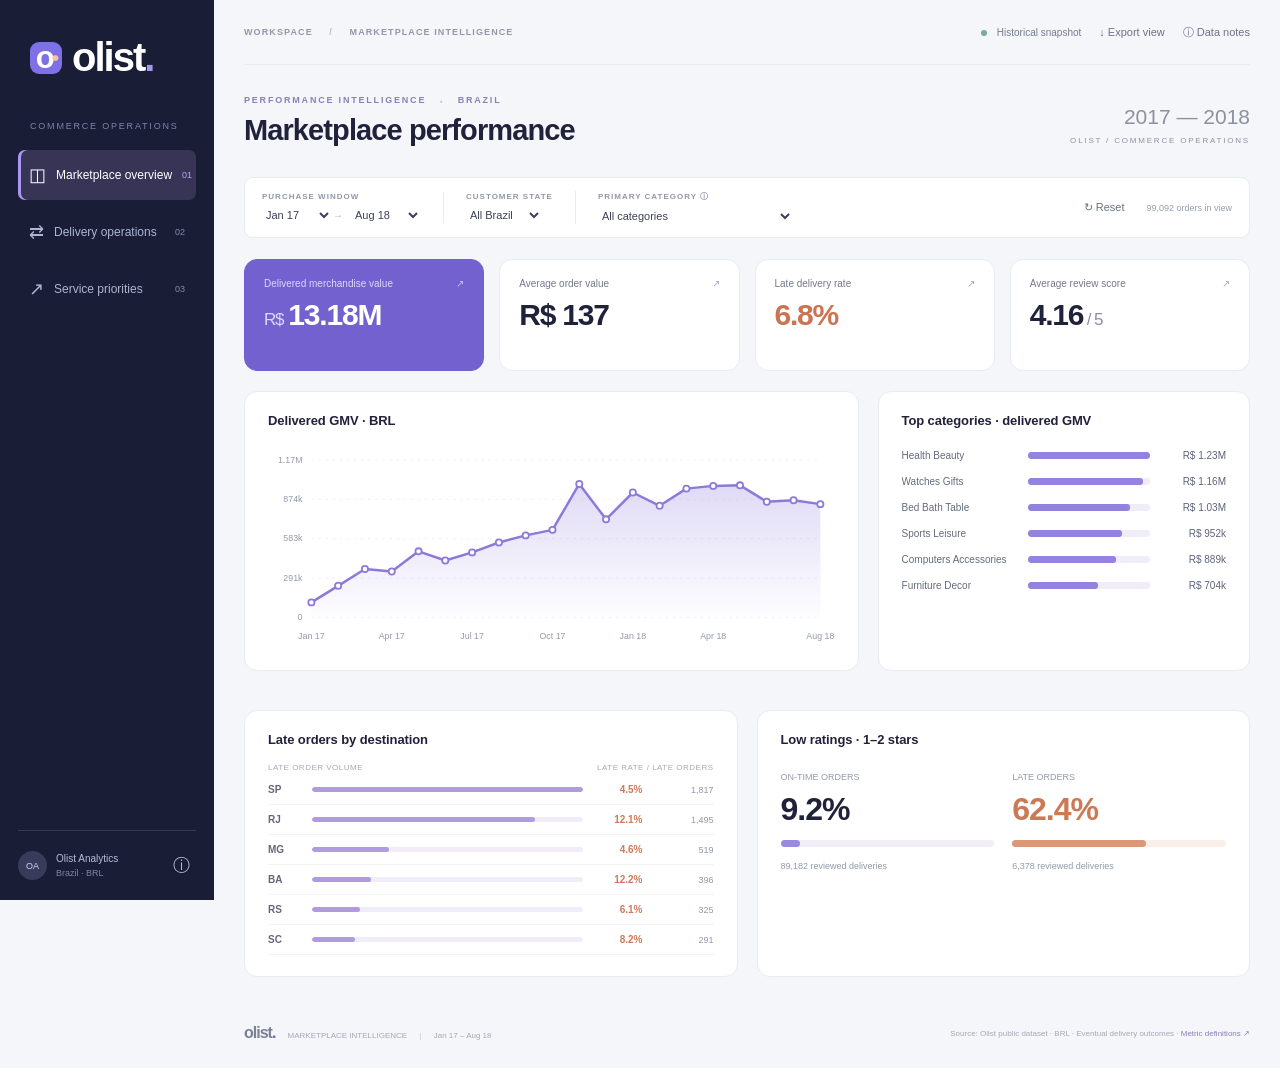
<file: dashboard/index.html>
<!doctype html>
<html lang="en"><head><meta charset="utf-8"><meta name="viewport" content="width=device-width,initial-scale=1"><title>Olist | Marketplace intelligence</title><link rel="stylesheet" href="style.css"></head>
<body>
<aside class="sidebar">
 <a class="brand" href="#"><span class="brand-icon">o<span>•</span></span> olist<span class="brand-dot">.</span></a>
 <div class="workspace">COMMERCE OPERATIONS</div>
 <nav aria-label="Report pages">
  <button class="nav active" data-page="overview"><span>◫</span> Marketplace overview <i>01</i></button>
  <button class="nav" data-page="delivery"><span>⇄</span> Delivery operations <i>02</i></button>
  <button class="nav" data-page="actions"><span>↗</span> Service priorities <i>03</i></button>
 </nav>
 <div class="rail-bottom"><span class="avatar">OA</span><div>Olist Analytics<small>Brazil · BRL</small></div><button id="method" aria-label="Open methodology">ⓘ</button></div>
</aside>
<main>
 <header><div class="crumb">WORKSPACE <span>/</span> MARKETPLACE INTELLIGENCE</div><div class="header-right"><span class="snapshot"><b></b> Historical snapshot</span><button id="export" class="plain">↓ Export view</button><button id="help" class="plain">ⓘ Data notes</button></div></header>
 <section class="heading"><div><div class="eyebrow">PERFORMANCE INTELLIGENCE <span>●</span> BRAZIL</div><h1 id="title">Marketplace performance</h1><p id="subtitle"></p></div><div class="heading-stamp">2017 — 2018<small>OLIST / COMMERCE OPERATIONS</small></div></section>
 <section class="filterbar" aria-label="Global filters"><div class="filter"><label for="from">PURCHASE WINDOW</label><div><select id="from" aria-label="From month"></select><span class="to">→</span><select id="to" aria-label="To month"></select></div></div><div class="filter"><label for="state">CUSTOMER STATE</label><select id="state"><option value="">All Brazil</option></select></div><div class="filter category-filter"><label for="category">PRIMARY CATEGORY <span title="Orders assigned to the category with the largest item value">ⓘ</span></label><select id="category"><option value="">All categories</option></select></div><button id="reset" class="plain reset">↻ Reset</button><span id="scope" class="scope"></span></section>
 <div id="live" aria-live="polite"></div>
 <section id="kpis" class="kpis"></section>
 <div id="content"></div>
 <footer><div><b>olist<span>.</span></b> MARKETPLACE INTELLIGENCE <span class="divider">|</span> <span id="footScope"></span></div><span>Source: Olist public dataset · BRL · Eventual delivery outcomes · <button id="definitions">Metric definitions ↗</button></span></footer>
</main>
<dialog id="modal"><button class="close" aria-label="Close dialog">×</button><div id="modalContent"></div></dialog>
<div id="toast" role="status"></div>
<script src="data.js"></script><script src="app.js"></script>
</body></html>
</file>
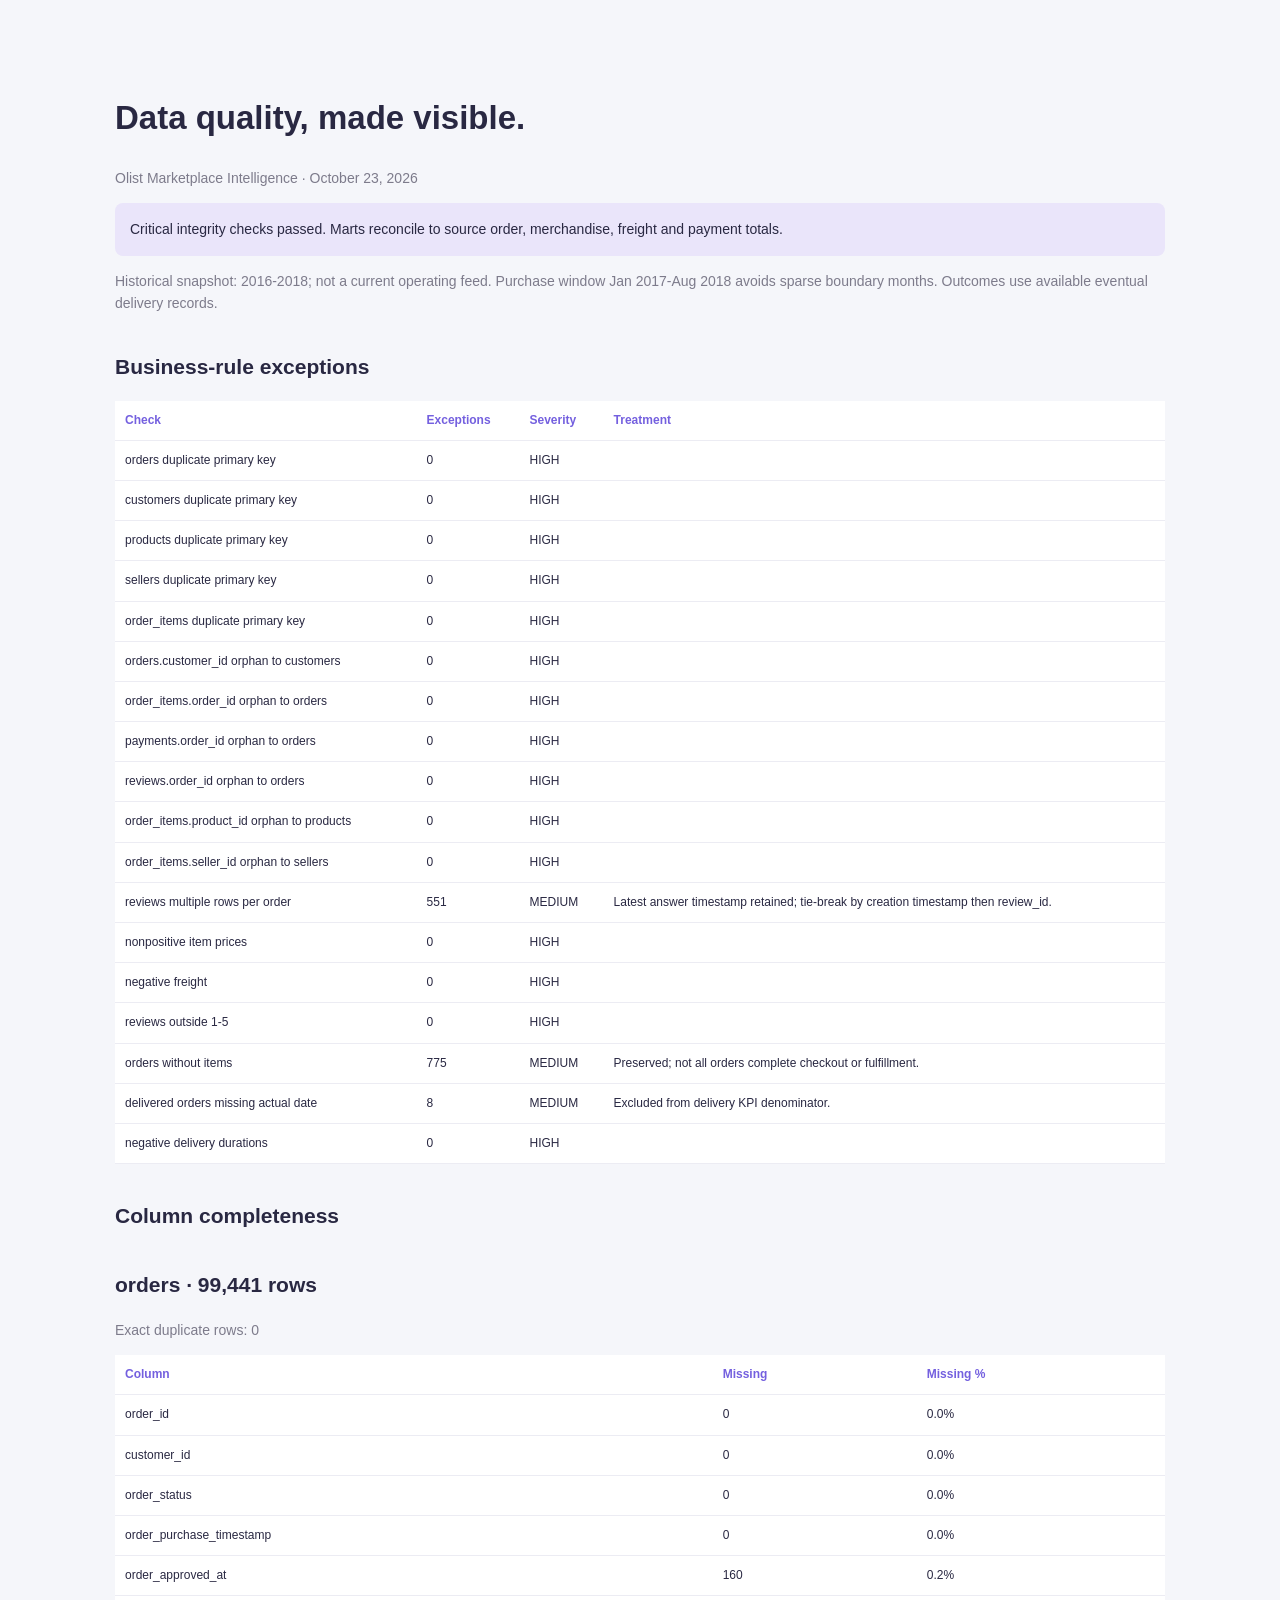
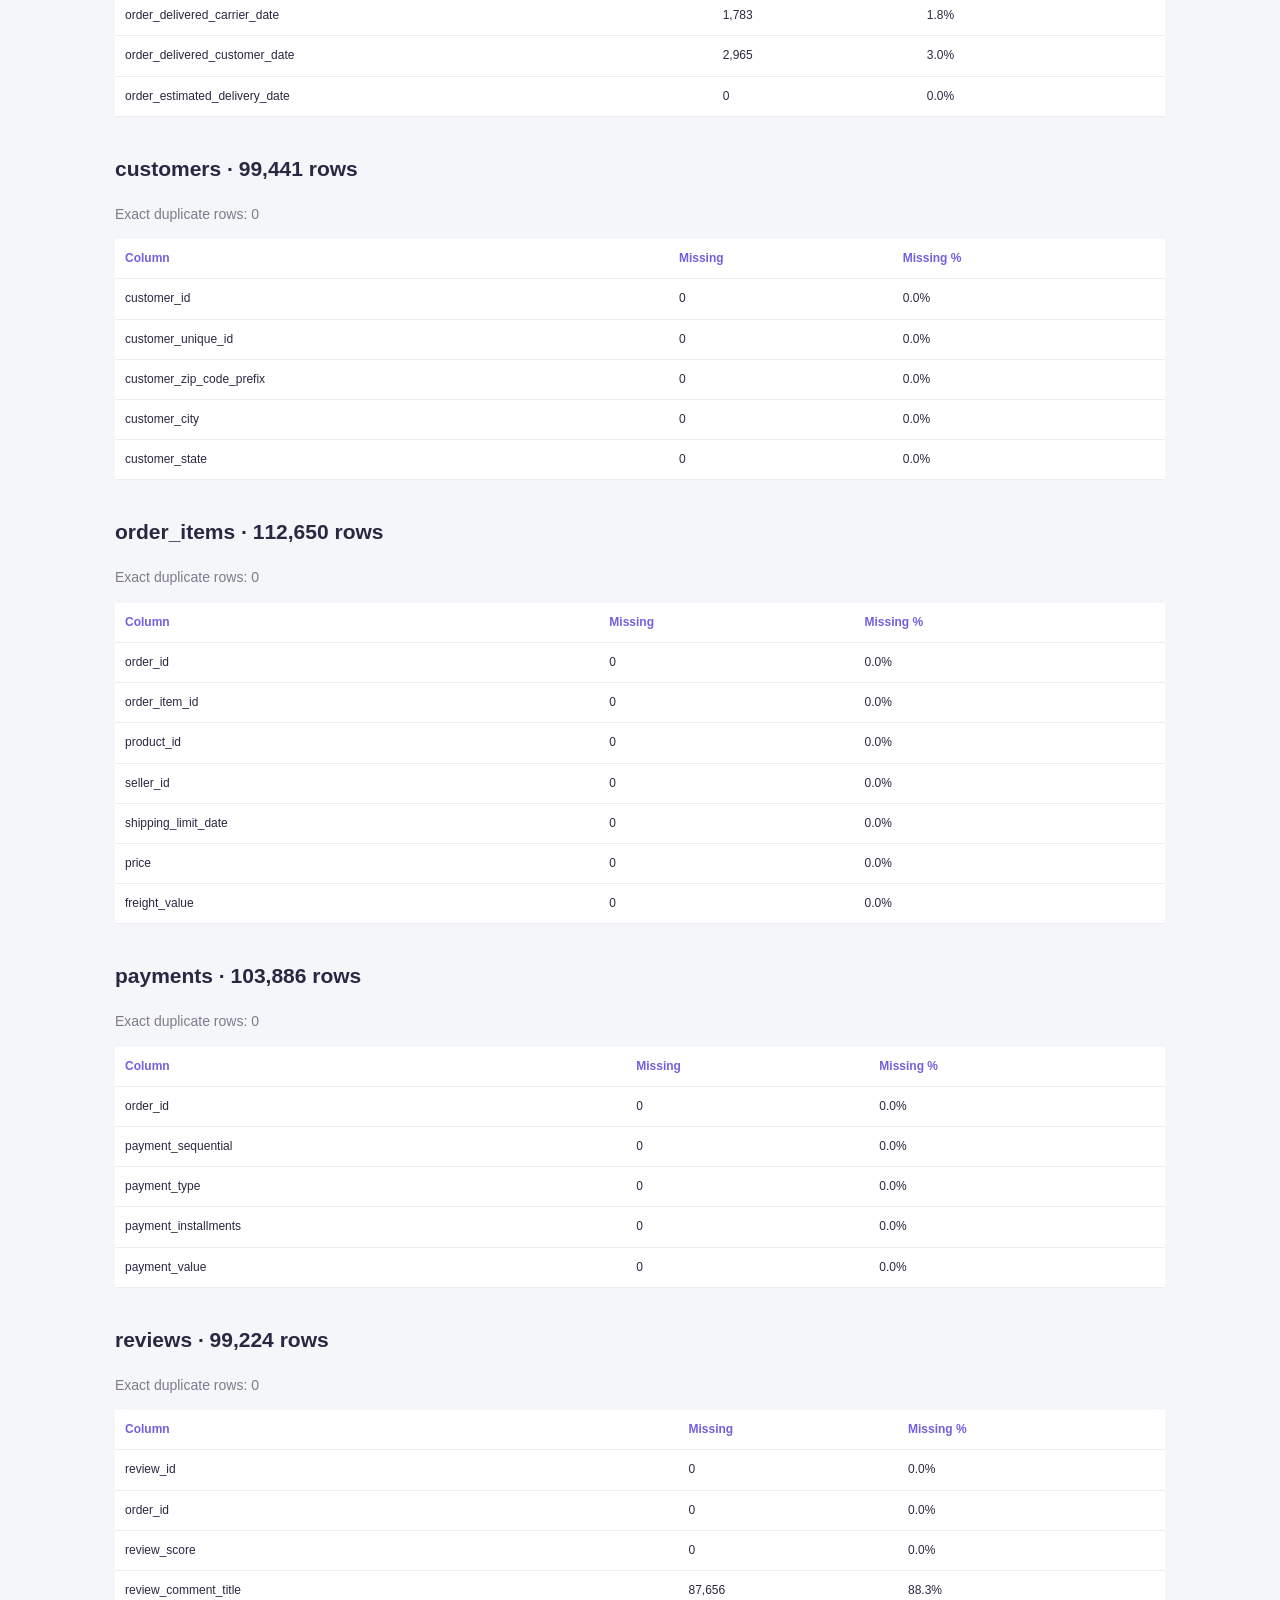
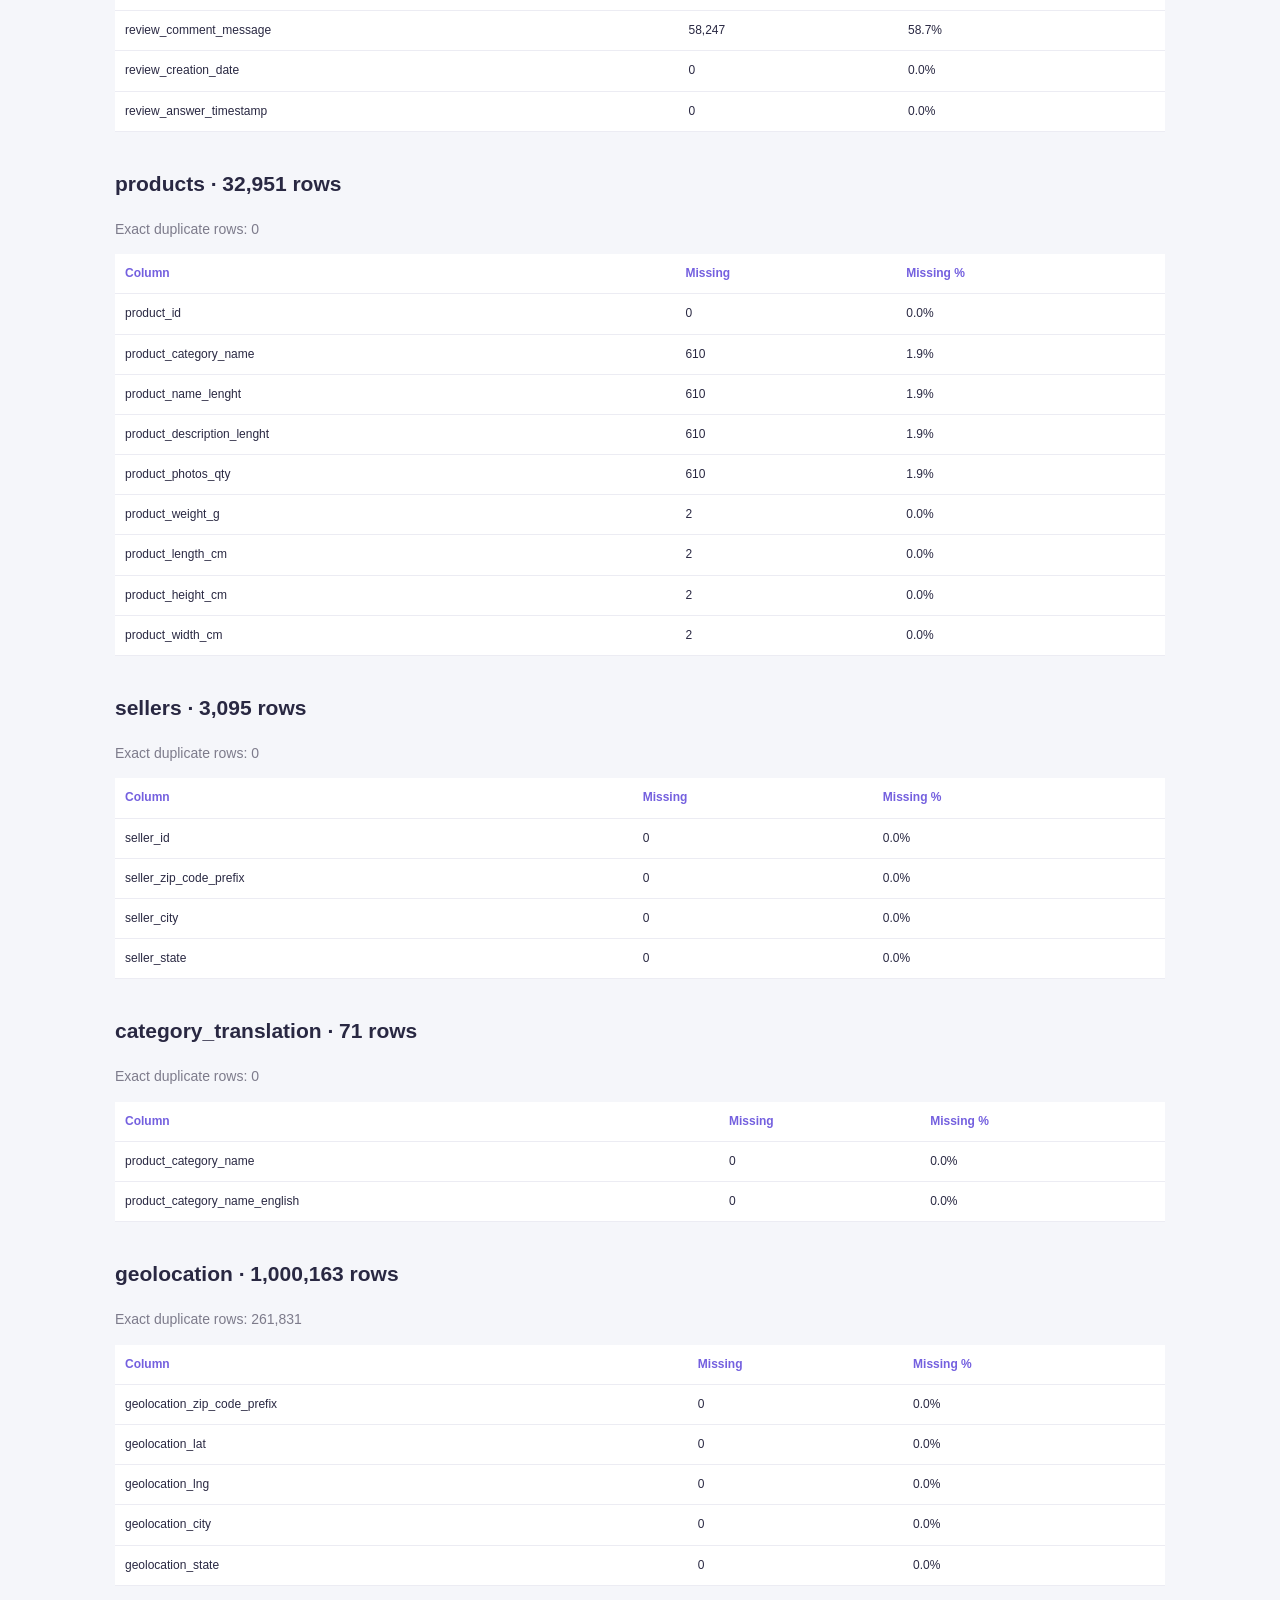
<file: analysis/docs/DATA_QUALITY.html>
<!doctype html><html lang="en"><meta charset="utf-8"><title>Olist | Data quality report</title><style>body{font:14px/1.6 'Segoe UI',sans-serif;color:#292842;background:#f5f6fa;max-width:1050px;margin:45px auto;padding:25px}h1{font-size:33px}h2{margin-top:35px}table{border-collapse:collapse;width:100%;background:white;font-size:12px}td,th{padding:10px;border-bottom:1px solid #ececf3;text-align:left}th{color:#7460df}.badge{padding:15px;background:#eae5fa;border-radius:8px}p{color:#7d7b8b}@media print{body{margin:0;background:white}table{break-inside:auto}tr{break-inside:avoid}}</style><h1>Data quality, made visible.</h1><p>Olist Marketplace Intelligence · October 23, 2026</p><div class="badge">Critical integrity checks passed. Marts reconcile to source order, merchandise, freight and payment totals.</div><p>Historical snapshot: 2016-2018; not a current operating feed. Purchase window Jan 2017-Aug 2018 avoids sparse boundary months. Outcomes use available eventual delivery records.</p><h2>Business-rule exceptions</h2><table><tr><th>Check</th><th>Exceptions</th><th>Severity</th><th>Treatment</th></tr><tr><td>orders duplicate primary key</td><td>0</td><td>HIGH</td><td></td></tr><tr><td>customers duplicate primary key</td><td>0</td><td>HIGH</td><td></td></tr><tr><td>products duplicate primary key</td><td>0</td><td>HIGH</td><td></td></tr><tr><td>sellers duplicate primary key</td><td>0</td><td>HIGH</td><td></td></tr><tr><td>order_items duplicate primary key</td><td>0</td><td>HIGH</td><td></td></tr><tr><td>orders.customer_id orphan to customers</td><td>0</td><td>HIGH</td><td></td></tr><tr><td>order_items.order_id orphan to orders</td><td>0</td><td>HIGH</td><td></td></tr><tr><td>payments.order_id orphan to orders</td><td>0</td><td>HIGH</td><td></td></tr><tr><td>reviews.order_id orphan to orders</td><td>0</td><td>HIGH</td><td></td></tr><tr><td>order_items.product_id orphan to products</td><td>0</td><td>HIGH</td><td></td></tr><tr><td>order_items.seller_id orphan to sellers</td><td>0</td><td>HIGH</td><td></td></tr><tr><td>reviews multiple rows per order</td><td>551</td><td>MEDIUM</td><td>Latest answer timestamp retained; tie-break by creation timestamp then review_id.</td></tr><tr><td>nonpositive item prices</td><td>0</td><td>HIGH</td><td></td></tr><tr><td>negative freight</td><td>0</td><td>HIGH</td><td></td></tr><tr><td>reviews outside 1-5</td><td>0</td><td>HIGH</td><td></td></tr><tr><td>orders without items</td><td>775</td><td>MEDIUM</td><td>Preserved; not all orders complete checkout or fulfillment.</td></tr><tr><td>delivered orders missing actual date</td><td>8</td><td>MEDIUM</td><td>Excluded from delivery KPI denominator.</td></tr><tr><td>negative delivery durations</td><td>0</td><td>HIGH</td><td></td></tr></table><h2>Column completeness</h2><h2>orders · 99,441 rows</h2><p>Exact duplicate rows: 0</p><table><tr><th>Column</th><th>Missing</th><th>Missing %</th></tr><tr><td>order_id</td><td>0</td><td>0.0%</td></tr><tr><td>customer_id</td><td>0</td><td>0.0%</td></tr><tr><td>order_status</td><td>0</td><td>0.0%</td></tr><tr><td>order_purchase_timestamp</td><td>0</td><td>0.0%</td></tr><tr><td>order_approved_at</td><td>160</td><td>0.2%</td></tr><tr><td>order_delivered_carrier_date</td><td>1,783</td><td>1.8%</td></tr><tr><td>order_delivered_customer_date</td><td>2,965</td><td>3.0%</td></tr><tr><td>order_estimated_delivery_date</td><td>0</td><td>0.0%</td></tr></table><h2>customers · 99,441 rows</h2><p>Exact duplicate rows: 0</p><table><tr><th>Column</th><th>Missing</th><th>Missing %</th></tr><tr><td>customer_id</td><td>0</td><td>0.0%</td></tr><tr><td>customer_unique_id</td><td>0</td><td>0.0%</td></tr><tr><td>customer_zip_code_prefix</td><td>0</td><td>0.0%</td></tr><tr><td>customer_city</td><td>0</td><td>0.0%</td></tr><tr><td>customer_state</td><td>0</td><td>0.0%</td></tr></table><h2>order_items · 112,650 rows</h2><p>Exact duplicate rows: 0</p><table><tr><th>Column</th><th>Missing</th><th>Missing %</th></tr><tr><td>order_id</td><td>0</td><td>0.0%</td></tr><tr><td>order_item_id</td><td>0</td><td>0.0%</td></tr><tr><td>product_id</td><td>0</td><td>0.0%</td></tr><tr><td>seller_id</td><td>0</td><td>0.0%</td></tr><tr><td>shipping_limit_date</td><td>0</td><td>0.0%</td></tr><tr><td>price</td><td>0</td><td>0.0%</td></tr><tr><td>freight_value</td><td>0</td><td>0.0%</td></tr></table><h2>payments · 103,886 rows</h2><p>Exact duplicate rows: 0</p><table><tr><th>Column</th><th>Missing</th><th>Missing %</th></tr><tr><td>order_id</td><td>0</td><td>0.0%</td></tr><tr><td>payment_sequential</td><td>0</td><td>0.0%</td></tr><tr><td>payment_type</td><td>0</td><td>0.0%</td></tr><tr><td>payment_installments</td><td>0</td><td>0.0%</td></tr><tr><td>payment_value</td><td>0</td><td>0.0%</td></tr></table><h2>reviews · 99,224 rows</h2><p>Exact duplicate rows: 0</p><table><tr><th>Column</th><th>Missing</th><th>Missing %</th></tr><tr><td>review_id</td><td>0</td><td>0.0%</td></tr><tr><td>order_id</td><td>0</td><td>0.0%</td></tr><tr><td>review_score</td><td>0</td><td>0.0%</td></tr><tr><td>review_comment_title</td><td>87,656</td><td>88.3%</td></tr><tr><td>review_comment_message</td><td>58,247</td><td>58.7%</td></tr><tr><td>review_creation_date</td><td>0</td><td>0.0%</td></tr><tr><td>review_answer_timestamp</td><td>0</td><td>0.0%</td></tr></table><h2>products · 32,951 rows</h2><p>Exact duplicate rows: 0</p><table><tr><th>Column</th><th>Missing</th><th>Missing %</th></tr><tr><td>product_id</td><td>0</td><td>0.0%</td></tr><tr><td>product_category_name</td><td>610</td><td>1.9%</td></tr><tr><td>product_name_lenght</td><td>610</td><td>1.9%</td></tr><tr><td>product_description_lenght</td><td>610</td><td>1.9%</td></tr><tr><td>product_photos_qty</td><td>610</td><td>1.9%</td></tr><tr><td>product_weight_g</td><td>2</td><td>0.0%</td></tr><tr><td>product_length_cm</td><td>2</td><td>0.0%</td></tr><tr><td>product_height_cm</td><td>2</td><td>0.0%</td></tr><tr><td>product_width_cm</td><td>2</td><td>0.0%</td></tr></table><h2>sellers · 3,095 rows</h2><p>Exact duplicate rows: 0</p><table><tr><th>Column</th><th>Missing</th><th>Missing %</th></tr><tr><td>seller_id</td><td>0</td><td>0.0%</td></tr><tr><td>seller_zip_code_prefix</td><td>0</td><td>0.0%</td></tr><tr><td>seller_city</td><td>0</td><td>0.0%</td></tr><tr><td>seller_state</td><td>0</td><td>0.0%</td></tr></table><h2>category_translation · 71 rows</h2><p>Exact duplicate rows: 0</p><table><tr><th>Column</th><th>Missing</th><th>Missing %</th></tr><tr><td>product_category_name</td><td>0</td><td>0.0%</td></tr><tr><td>product_category_name_english</td><td>0</td><td>0.0%</td></tr></table><h2>geolocation · 1,000,163 rows</h2><p>Exact duplicate rows: 261,831</p><table><tr><th>Column</th><th>Missing</th><th>Missing %</th></tr><tr><td>geolocation_zip_code_prefix</td><td>0</td><td>0.0%</td></tr><tr><td>geolocation_lat</td><td>0</td><td>0.0%</td></tr><tr><td>geolocation_lng</td><td>0</td><td>0.0%</td></tr><tr><td>geolocation_city</td><td>0</td><td>0.0%</td></tr><tr><td>geolocation_state</td><td>0</td><td>0.0%</td></tr></table></html>
</file>
<file: dashboard/style.css>
:root{--bg:#f5f6fa;--card:#fff;--ink:#20223b;--muted:#73798b;--purple:#7460df;--purple-light:#eeebfc;--orange:#da784d;--line:#e9ebf2;--nav:#191d36;--blue:#5485bd;--radius:13px}*{box-sizing:border-box}body{margin:0;background:var(--bg);color:var(--ink);font:14px 'Segoe UI',Arial,sans-serif}button,select,input{font:inherit}button,select{cursor:pointer}button{color:inherit}button:focus-visible,select:focus-visible,a:focus-visible{outline:3px solid #a499e9;outline-offset:3px}a{color:inherit}.sidebar{width:214px;position:fixed;inset:0 auto 0 0;background:var(--nav);color:#b9bed8;padding:35px 18px 20px;display:flex;flex-direction:column;z-index:5}.brand{font-size:40px;color:white;font-weight:700;letter-spacing:-2px;text-decoration:none;display:flex;align-items:center;padding-left:12px;gap:10px}.brand-icon{width:32px;height:32px;background:#8070e8;border-radius:9px;display:inline-flex;align-items:center;justify-content:center;font-size:31px;line-height:1;letter-spacing:-3px}.brand-icon span{color:#f5c498;font-size:21px}.brand-dot{color:#a396ef;margin-left:-10px}.workspace{font-size:9px;letter-spacing:1.8px;padding:41px 12px 19px;color:#7d86aa}.nav{display:flex;align-items:center;gap:10px;width:100%;text-align:left;padding:14px 11px;margin-bottom:7px;border:0;background:none;border-radius:7px;color:#adb5d0;font-size:12px;white-space:nowrap}.nav>span{font-size:18px}.nav i{font-style:normal;margin-left:auto;font-size:9px;color:#848cae}.nav:hover{background:#272d4c}.nav.active{background:#383456;color:white;box-shadow:inset 3px 0 #aa97f4}.nav.active i{color:#b8a8f1}.rail-note{border:1px solid #353951;border-radius:10px;margin:54px 9px 0;padding:18px 14px;font-size:9px;letter-spacing:1px;color:#a7acc7}.pulse{display:inline-block;width:5px;height:5px;border-radius:50%;background:#a89aee;margin-right:5px}.rail-note p{font-size:15px;line-height:1.7;letter-spacing:0;color:#e2e4ef}.rail-note>span{font-size:9px;letter-spacing:0;color:#858eaf}.rail-bottom{display:flex;align-items:center;gap:9px;margin-top:auto;border-top:1px solid #353951;padding-top:20px;font-size:10px}.avatar{display:grid;place-items:center;width:29px;height:29px;background:#383b59;border-radius:50%;font-size:9px;color:#d7d1fa}.rail-bottom small{display:block;color:#7c85a5;font-size:9px;margin-top:4px}.rail-bottom button{margin-left:auto;border:0;color:#b5b9cd;background:transparent;font-size:17px}main{margin-left:214px;padding:0 30px 18px;max-width:1900px}header{height:65px;border-bottom:1px solid var(--line);display:flex;align-items:center;justify-content:space-between}.crumb{font-size:9px;font-weight:600;letter-spacing:1.1px;color:#9398a8}.crumb span{margin:0 13px;color:#b9bec9}.header-right{display:flex;align-items:center;gap:18px}.snapshot{font-size:10px;color:#747c8e}.snapshot b{display:inline-block;width:6px;height:6px;background:#77a99f;border-radius:50%;margin-right:7px}.plain{border:0;background:none;padding:7px 0;font-size:11px;color:#6b7387}.plain:hover{color:var(--purple)}.heading{display:flex;justify-content:space-between;align-items:center;padding:30px 0 23px}.eyebrow{font-size:9px;letter-spacing:1.8px;font-weight:700;color:#8a80b4}.eyebrow span{font-size:5px;margin:0 9px;vertical-align:middle;color:#c4bbec}h1{font-size:29px;letter-spacing:-.9px;font-weight:650;margin:9px 0 7px}.heading p{font-size:12px;color:var(--muted);margin:0}.heading-stamp{text-align:right;color:#8c91a2;font-size:21px;font-weight:300}.heading-stamp small{display:block;font-size:8px;letter-spacing:1.8px;margin-top:7px}.filterbar{display:flex;align-items:center;gap:22px;background:white;border:1px solid var(--line);border-radius:9px;padding:13px 17px;margin-bottom:21px}.filter label{display:block;font-size:8px;letter-spacing:1px;font-weight:650;color:#9298a8;margin-bottom:5px}.filter select{border:0;color:#3c4058;background:white;padding:1px 13px 1px 0;font-size:11px;max-width:195px}.filter+.filter{border-left:1px solid var(--line);padding-left:22px}.filter .to{font-size:10px;color:#adb1c0;margin:0 8px 0 1px}.category-filter{flex:1;min-width:110px}.scope{font-size:9px;color:#989eaf;white-space:nowrap}.reset{white-space:nowrap}.kpis{display:grid;grid-template-columns:repeat(4,minmax(0,1fr));gap:15px;margin-bottom:20px}.kpi{background:var(--card);border:1px solid var(--line);border-radius:var(--radius);padding:18px 19px 15px;position:relative;overflow:hidden;min-height:130px}.kpi-label{font-size:10px;color:#74798c;display:flex;justify-content:space-between}.kpi-label span{color:#aaa3cc}.kpi-value{font-size:30px;letter-spacing:-1.2px;margin-top:9px;font-weight:650;font-variant-numeric:tabular-nums}.kpi-value .unit{font-size:17px;margin-right:5px;color:#8a8fa1;font-weight:400}.kpi-note{font-size:9px;color:#8b91a2;margin-top:7px;line-height:1.4}.kpi.accent{background:#7261cf;color:white;border-color:#7261cf}.kpi.accent .kpi-label,.kpi.accent .kpi-note,.kpi.accent .unit{color:#ded8fa}.kpi.accent .kpi-label span{color:#ccc2f6}.kpi.warning .kpi-value{color:#cc7351}.row{display:grid;gap:19px;margin-bottom:19px}.row.primary{grid-template-columns:1.65fr 1fr}.row.equal{grid-template-columns:1fr 1fr}.row.bottom{grid-template-columns:1.1fr 1fr}.panel{border:1px solid var(--line);border-radius:var(--radius);background:white;padding:21px 23px;min-width:0}.panel-head{display:flex;align-items:flex-start;justify-content:space-between;gap:12px;margin-bottom:16px}.panel h2{font-size:13px;margin:0;font-weight:650;letter-spacing:-.1px}.panel-sub{font-size:10px;color:#9197a7;margin:6px 0 0;line-height:1.5}.tag{font-size:8px;padding:5px 7px;background:#f4f2fb;color:#8b7bbd;border-radius:4px;white-space:nowrap;letter-spacing:.4px}.legend{display:flex;align-items:center;gap:13px;font-size:9px;color:#888fa1;margin-top:12px}.legend i{display:inline-block;width:8px;height:8px;border-radius:2px;background:var(--purple);margin-right:5px}.legend i.orange{background:var(--orange)}.chart{width:100%;height:auto;display:block;overflow:visible}svg text{font-family:'Segoe UI',Arial,sans-serif;fill:#9399a9;font-size:10px}svg .grid{stroke:#eef0f5;stroke-dasharray:3 5}svg .chart-label{fill:#626b80}svg .axis-title{font-size:9px;fill:#959bad}svg .interactive{cursor:pointer}svg .interactive:hover{opacity:.72}svg .focus-point{cursor:pointer}.insight-strip{font-size:10px;color:#7b728d;background:#f7f5fc;border-radius:6px;padding:10px 12px;margin-top:14px;line-height:1.5}.insight-strip b{color:#6c5aad}.bars{display:flex;flex-direction:column;gap:15px;margin-top:22px}.bar-row{display:grid;grid-template-columns:115px 1fr 65px;gap:11px;align-items:center;font-size:10px;border:0;background:none;text-align:left;padding:0;width:100%}.bar-row .label{color:#636b7c;overflow:hidden;text-overflow:ellipsis;white-space:nowrap}.bar-track{height:7px;border-radius:3px;background:#f0edf9;overflow:hidden}.bar-fill{height:100%;background:#9382df;border-radius:3px;min-width:2px}.bar-row:hover .bar-fill{background:var(--purple)}.bar-value{text-align:right;font-size:10px;font-variant-numeric:tabular-nums;color:#5d6478}.panel-foot{font-size:9px;color:#969dae;margin-top:17px;line-height:1.5}.mini-link{font-size:9px;border:0;background:none;color:#8373bc;padding:0}.focus-band{display:flex;align-items:center;gap:16px;background:#efecf9;border:1px solid #e5dff5;border-radius:10px;padding:15px 19px;margin-bottom:19px}.focus-icon{font-size:22px;color:#9b87d3}.focus-band h3{font-size:11px;margin:0 0 5px}.focus-band p{font-size:10px;color:#7b748e;margin:0;line-height:1.5}.focus-band button{margin-left:auto;background:white;border:1px solid #dfd8ed;color:#7a68b0;border-radius:5px;padding:8px 12px;font-size:10px;white-space:nowrap}.state-row{display:grid;grid-template-columns:32px 1fr 48px 59px;gap:12px;align-items:center;padding:9px 0;border-bottom:1px solid #f2f3f7;font-size:10px;width:100%;border-top:0;border-left:0;border-right:0;background:none;text-align:left}.state-code{font-weight:650;color:#68647d}.state-row .bar-track{height:5px}.state-row strong{font-weight:600;text-align:right;color:#ce7a58}.state-row small{text-align:right;color:#9197a9;font-size:9px}.state-labels{display:flex;justify-content:space-between;font-size:8px;letter-spacing:.5px;color:#a4a9b7;margin-bottom:3px}.experience{display:grid;grid-template-columns:1fr 1fr;gap:18px;margin-top:20px}.exp-number{font-size:32px;font-weight:600;letter-spacing:-1px;margin:8px 0}.exp-number.orange{color:#cc7955}.exp-label{font-size:9px;color:#9399a8}.exp-line{height:7px;background:#f1eef8;border-radius:4px;margin:12px 0 9px}.exp-line i{display:block;height:100%;background:#9a8adf;border-radius:4px}.exp-line.orange{background:#fbf0e9}.exp-line.orange i{background:#dc9777}.comparison-callout{border-top:1px solid var(--line);margin-top:20px;padding-top:15px;font-size:10px;color:#848b9b;line-height:1.6}.comparison-callout strong{font-size:17px;color:#6d60a5;margin-right:6px}footer{display:flex;justify-content:space-between;align-items:center;gap:15px;padding:8px 0;color:#a2a8b6;font-size:8px}footer b{font-size:16px;letter-spacing:-1px;color:#7b8194;margin-right:10px}footer b span{color:var(--purple)}footer .divider{margin:0 10px;color:#c5c8d2}footer button{background:none;border:0;color:#8a7cb7;font-size:8px;padding:0}table{width:100%;border-collapse:collapse;font-size:10px;text-align:left}th{font-size:8px;color:#9399aa;font-weight:500;letter-spacing:.5px;text-transform:uppercase;padding:10px;border-bottom:1px solid var(--line)}td{padding:11px 10px;border-bottom:1px solid #f0f2f6;color:#6d7486}td.number,th.number{text-align:right;font-variant-numeric:tabular-nums}tr.clickable{cursor:pointer}tr.clickable:hover{background:#f8f6fd}.pill{background:#fcf1eb;color:#c37c59;border-radius:4px;padding:4px 7px;font-size:9px}.table-tools{display:flex;gap:12px;align-items:center}.table-tools input{border:1px solid var(--line);border-radius:5px;padding:6px 9px;max-width:135px;font-size:10px}.scenario{background:linear-gradient(125deg,#282640,#403563);color:white}.scenario h2{color:white}.scenario .panel-sub{color:#c0b7d6}.scenario label{font-size:10px;display:flex;justify-content:space-between;color:#d6cde7;margin-top:25px}.scenario input{width:100%;accent-color:#bfabf6;margin:16px 0}.scenario .scenario-number{font-size:43px;letter-spacing:-1px;font-weight:600}.scenario .scenario-explain{font-size:10px;color:#c5bad9;line-height:1.7;margin-top:12px}.scenario .panel-foot{color:#9e94b5}.actions-list{display:grid;grid-template-columns:repeat(3,minmax(0,1fr));gap:17px;margin-bottom:19px}.action{background:white;border:1px solid var(--line);border-radius:12px;padding:23px}.action .index{font-size:10px;color:#9c8bc9;letter-spacing:1px}.action h3{font-size:15px;line-height:1.45;margin:15px 0 10px}.action p{color:#8990a1;font-size:11px;line-height:1.7}.action .owner{border-top:1px solid var(--line);padding-top:14px;margin-top:19px;font-size:9px;color:#807392}.action .owner b{display:block;font-size:8px;color:#aaa3b6;letter-spacing:1px;margin-bottom:7px}.cohort-grid{display:grid;grid-template-columns:repeat(6,1fr);gap:8px}.cohort-cell{border-radius:6px;padding:13px 8px;text-align:center;background:#eeeafa}.cohort-cell small{font-size:8px;color:#80749e;display:block}.cohort-cell b{font-size:15px;display:block;color:#7860b1;margin:7px 0}.cohort-cell span{font-size:8px;color:#9c90af}.risk-metrics{display:grid;grid-template-columns:1fr 1fr;gap:15px;margin-top:20px}.risk-metric{border-left:2px solid #ae9cdb;padding-left:12px}.risk-metric b{font-size:24px;display:block;font-weight:600;letter-spacing:-.6px}.risk-metric span{font-size:9px;color:#939bad;display:block;margin-top:6px}.risk-note{font-size:10px;color:#9298a8;line-height:1.6;margin-top:18px}.scoped-note{font-size:10px;color:#9b91af;margin-bottom:15px}.empty{text-align:center;padding:60px 20px;color:#8a819d;background:white;border-radius:13px}.empty p{font-size:12px}dialog{border:1px solid #e5e2ee;border-radius:16px;padding:33px;max-width:750px;width:90%;color:var(--ink);box-shadow:0 30px 100px #17112933}dialog::backdrop{background:#1d1d3d88;backdrop-filter:blur(4px)}dialog h2{font-size:24px;letter-spacing:-.5px}dialog h3{font-size:13px;margin-top:24px}dialog p,dialog li{font-size:12px;line-height:1.8;color:#7f8496}dialog .close{position:absolute;right:16px;top:12px;background:none;border:0;font-size:25px;color:#9693a5}.definition{display:grid;grid-template-columns:145px 1fr;gap:15px;border-bottom:1px solid var(--line);padding:13px 0;font-size:11px;line-height:1.6}.definition b{font-weight:600}.definition span{color:#848a9d}#toast{position:fixed;bottom:25px;left:50%;transform:translateX(-50%);background:#2c2846;color:white;padding:13px 23px;border-radius:7px;font-size:12px;opacity:0;pointer-events:none;transition:opacity .2s;z-index:20}#toast.show{opacity:1}#live{font-size:10px;color:#b17458;margin-bottom:8px}#live:empty{display:none}.sort-button{background:none;border:0;font-size:8px;color:#888198;padding:0}#content{animation:appear .2s ease}@keyframes appear{from{opacity:.5;transform:translateY(4px)}to{opacity:1;transform:translateY(0)}}
@media(min-width:1500px){main{padding:0 42px 22px}.heading{padding-top:36px}.kpi{padding:22px}.kpi-value{font-size:36px}.panel{padding:25px 28px}.bars{gap:21px}.rail-note{margin-top:70px}.kpi{min-height:142px}}
@media(max-width:1120px){.sidebar{width:180px;padding-left:11px;padding-right:11px}.nav{font-size:10px;gap:7px}.nav i{display:none}main{margin-left:180px;padding:0 21px 18px}.heading-stamp{display:none}.filterbar{gap:12px}.filter+.filter{padding-left:12px}.scope{display:none}.panel{padding:18px}.bar-row{grid-template-columns:88px 1fr 54px;gap:8px;font-size:9px}.bar-value{font-size:9px}.kpi{padding:16px 13px}.kpi-value{font-size:27px}.row.primary{grid-template-columns:1.4fr 1fr}.crumb{font-size:8px}.header-right{gap:11px}.cohort-grid{grid-template-columns:repeat(4,1fr)}}
@media(max-width:800px){.sidebar{position:relative;width:auto;padding:14px 16px;flex-direction:row;align-items:center;gap:20px}.brand{font-size:27px;padding:0}.brand-icon{display:none}.brand-dot{margin-left:-8px}.workspace,.rail-note,.rail-bottom{display:none}nav{display:flex;gap:8px;flex:1}.nav{padding:9px;margin:0;justify-content:center;font-size:9px}.nav span{display:none}.nav.active{box-shadow:inset 0 -2px #aa97f4}main{margin:0;padding:0 16px 20px}header{height:48px}.crumb{display:none}.header-right{justify-content:space-between;width:100%}.heading{padding:24px 0}h1{font-size:26px}.filterbar{flex-wrap:wrap;gap:16px}.filterbar .category-filter{border:0;padding-left:0}.filter select{max-width:160px}.kpis{grid-template-columns:repeat(2,minmax(0,1fr));gap:10px}.row.primary,.row.bottom,.row.equal{grid-template-columns:1fr}.kpi{min-height:122px}.actions-list{grid-template-columns:1fr}.focus-band button{display:none}.panel{padding:22px}.bar-row{grid-template-columns:130px 1fr 70px;font-size:11px}.bar-value{font-size:11px}footer{display:block;line-height:2}footer>span{display:block}.cohort-grid{grid-template-columns:repeat(4,1fr)}.table-tools input{max-width:90px}.snapshot{font-size:9px}}
@media print{.sidebar,header,.filterbar,footer button,.table-tools,.focus-band button{display:none}main{margin:0;padding:0}body{background:white}.panel,.kpi,.focus-band,.action{break-inside:avoid}.heading{padding-top:0}.panel{box-shadow:none}.row{break-inside:avoid}.kpi.accent,.scenario{-webkit-print-color-adjust:exact;print-color-adjust:exact}footer{font-size:7px}}

/* Business report: definitions stay available on demand. */
.panel-foot,.focus-band,.comparison-callout,.kpi-note,.panel-sub:empty,.heading p,.insight-strip{display:none!important}.kpi{min-height:112px}.rail-bottom{margin-top:auto}.panel{margin-bottom:20px}
</file>
